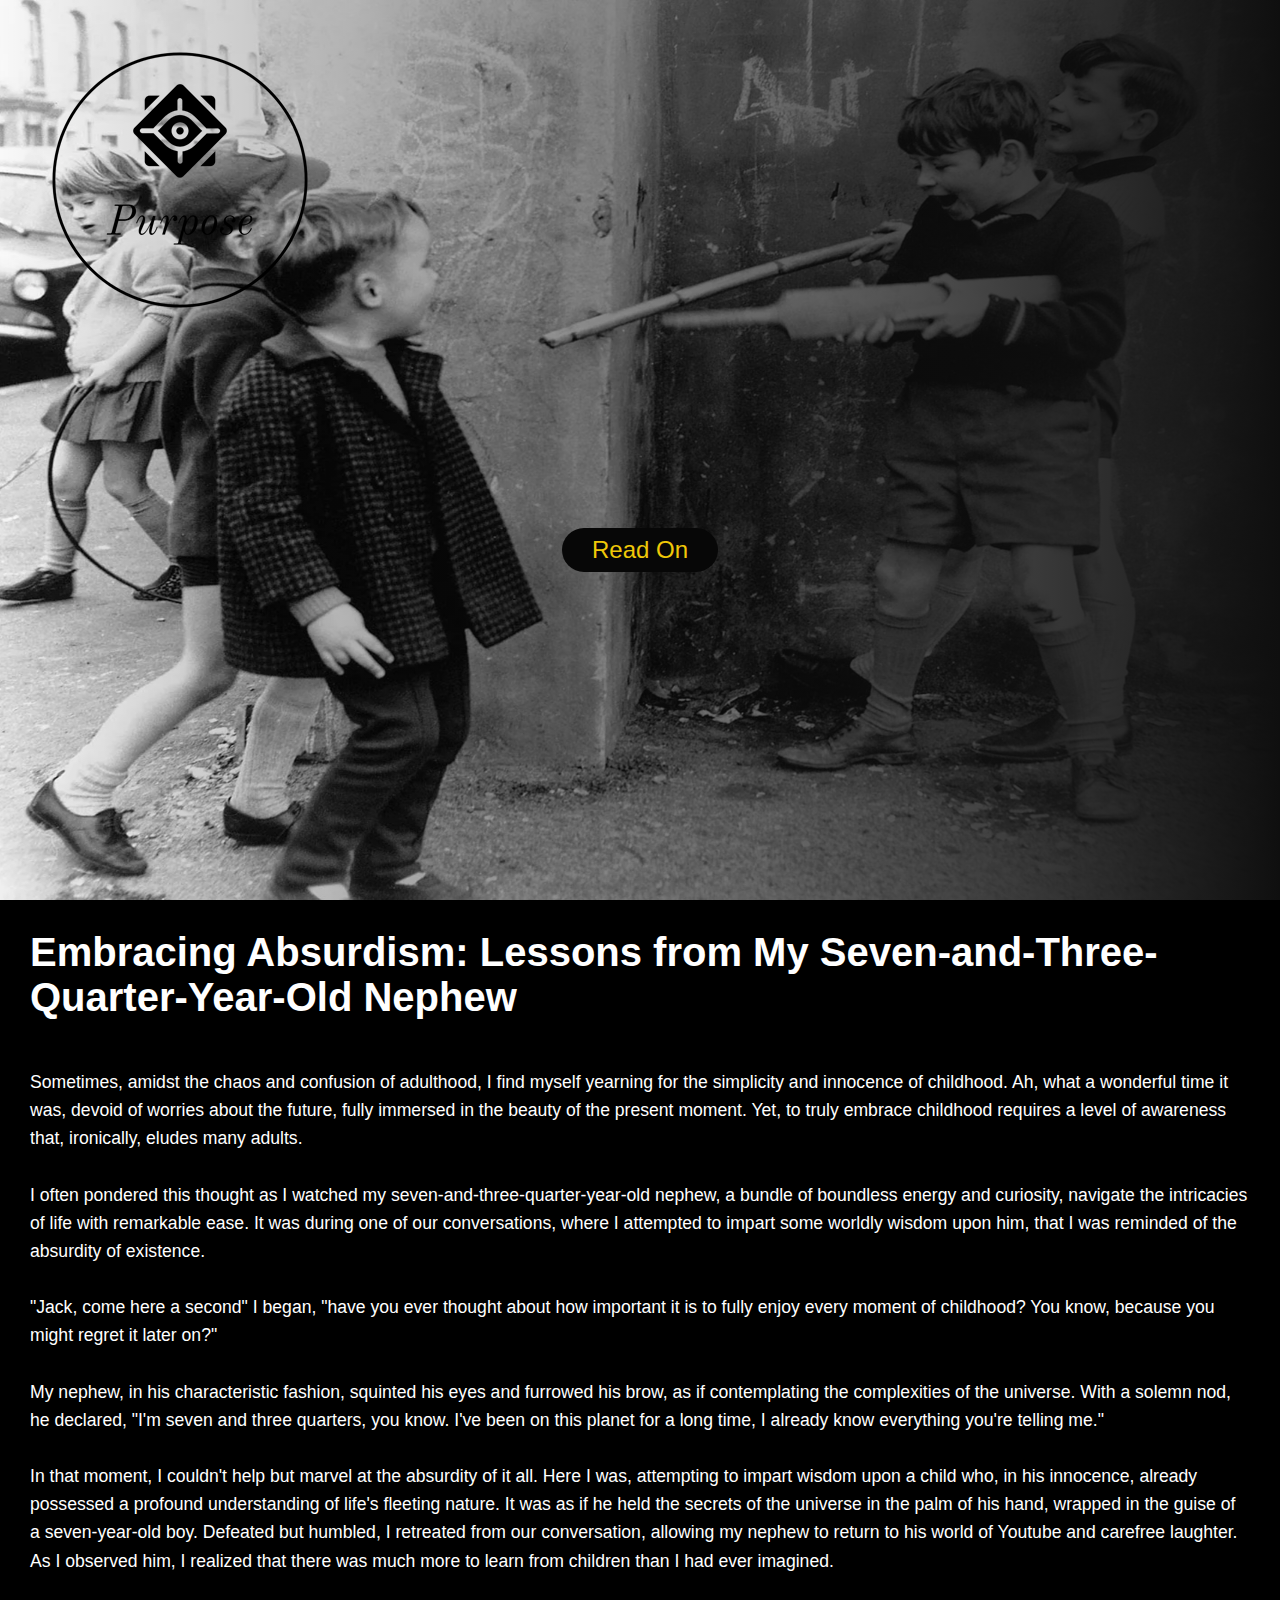
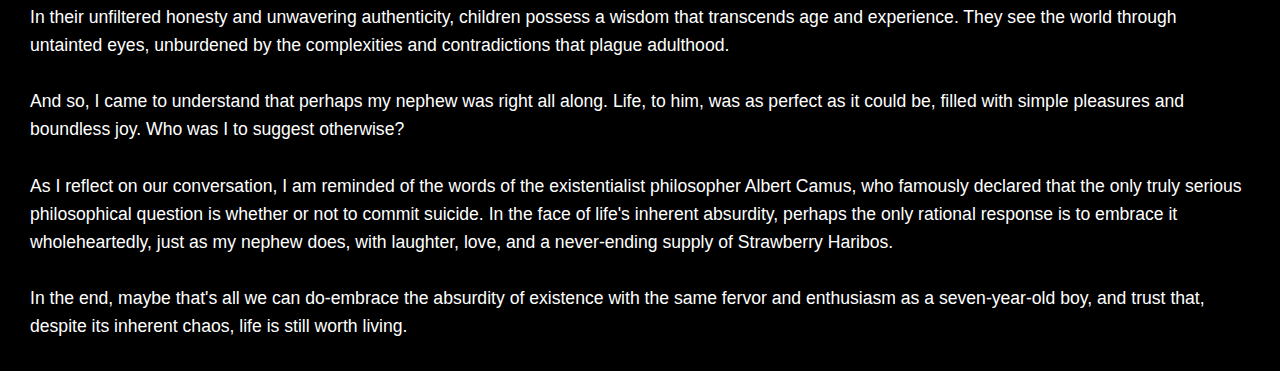
<file: Life_As_It_Was.html>
<!DOCTYPE html>
<html lang="en">
<head>
    <meta charset="UTF-8">
    <link rel="stylesheet" href="Styles/life-page.css">
    <meta http-equiv="X-UA-Compatible" content="IE=edge">
    <meta name="viewport" content="width=device-width, initial-scale=1.0">
	<link rel="icon" href="Images/favicon.ico" type="image/x-icon">
    <title>Life | Purpose</title>
</head>
	<body>
		<header>
		<a href="https://bannatyne0.github.io/Purpose-Blogs/" class ="logo">
		<img src="Images/Purpose-logo_black.png"></a>
		<ul class = "slide-in-menu">
			<li><a href='https://bannatyne0.github.io/Purpose-Blogs/'>Home</a></li>
			<li><a href="https://bannatyne0.github.io/Purpose-Blogs/blogs.html" class="active">Blogs</a></li>
			<li><a href="https://bannatyne0.github.io/Purpose-Blogs/books.html">Books</a></li>
		</ul>
		</header>
		<section>
			<img src="Images/The-Streets-Middle.png" id="middle_image"/>
			<h2 id="text">Nosce te ipsum</h2>
			<a href="#sec" id="btn">Read On</a>
			<img src="Images/The-Streets-Main.png" id="main_image"/>
		</section>
		<div class="sec" id="sec">
			<h2>Embracing Absurdism: Lessons from My Seven-and-Three-Quarter-Year-Old Nephew</h2>
			<p><br>Sometimes, amidst the chaos and confusion of adulthood, I find myself yearning for the simplicity and innocence of childhood. Ah, what a wonderful time it was, 
			devoid of worries about the future, fully immersed in the beauty of the present moment. Yet, to truly embrace childhood requires a level of awareness that, ironically, 
			eludes many adults. <br></br>
			I often pondered this thought as I watched my seven-and-three-quarter-year-old nephew, a bundle of boundless energy and curiosity, navigate the intricacies of life with remarkable 
			ease. It was during one of our conversations, where I attempted to impart some worldly wisdom upon him, that I was reminded of the absurdity of existence.<br></br>
			"Jack, come here a second" I began, "have you ever thought about how important it is to fully enjoy every moment of childhood? You know, because you might regret it later on?"<br></br>
			My nephew, in his characteristic fashion, squinted his eyes and furrowed his brow, as if contemplating the complexities of the universe. With a solemn nod, he declared, "I'm seven 
			and three quarters, you know. I've been on this planet for a long time, I already know everything you're telling me."<br></br>
			In that moment, I couldn't help but marvel at the absurdity of it all. Here I was, attempting to impart wisdom upon a child who, in his innocence, already possessed a profound 
			understanding of life's fleeting nature. It was as if he held the secrets of the universe in the palm of his hand, wrapped in the guise of a seven-year-old boy.
			Defeated but humbled, I retreated from our conversation, allowing my nephew to return to his world of Youtube and carefree laughter. As I observed him, I realized that there was 
			much more to learn from children than I had ever imagined.<br></br>
			In their unfiltered honesty and unwavering authenticity, children possess a wisdom that transcends age and experience. They see the world through untainted eyes, unburdened by the 
			complexities and contradictions that plague adulthood.<br></br>
			And so, I came to understand that perhaps my nephew was right all along. Life, to him, was as perfect as it could be, filled with simple pleasures and boundless joy. Who was I to 
			suggest otherwise?<br></br>
			As I reflect on our conversation, I am reminded of the words of the existentialist philosopher Albert Camus, who famously declared that the only truly serious philosophical question 
			is whether or not to commit suicide. In the face of life's inherent absurdity, perhaps the only rational response is to embrace it wholeheartedly, just as my nephew does, with laughter,
			love, and a never-ending supply of Strawberry Haribos.<br></br>
			In the end, maybe that's all we can do-embrace the absurdity of existence with the same fervor and enthusiasm as a seven-year-old boy, and trust that, despite its inherent chaos, 
			life is still worth living.</p>
		</div>
		<script src="JavaScript/word-slider.js"></script>
	</body>
</html>
</file>
<file: Styles/life-page.css>
@import url ('https://fonts.googleapies.com/css?family=Poppins:,300,400,500,600,700,800,900&display=swap');
*
{	
	margin: 0;
	padding:0;
	box-sizing: border-box;
	font-family: 'Poppins', sans-serif;
	scroll-behavior: smooth;
}

body
{
	min-height: 200vh;
	overflow-x: hidden;
	background: #000
}

header 
{
    position: absolute;
    top: 0;
    right: 0;
    width: 100%;
    display: flex;
    justify-content: space-between;
    align-items: center;
    z-index: 10000;
}

header .logo 
{
    color: #fff;
    font-weight: 700;
    text-decoration: none;
    font-size: 2em;
    text-transform: uppercase;
    letter-spacing: 2px;
    margin-right: 20px;
}

header ul 
{
    display: flex;
    justify-content: flex-end;
    align-items: center;
    margin-top: -150px;
    margin-right: 20px;
}

header ul li 
{
    list-style: none;
    margin-left: 20px;
}
header ul li a
{
	text-decoration: none;
	padding: 6px 15px;
	color: #f0c808;
	border-radius: 20px;
}


.slide-in-menu li /* Slide in Menu - https://www.w3schools.com/w3css/w3css_animate.asp - Accessed: 05/04/2024 */
{
    opacity: 0;
    transform: translateX(-100%);
    animation: slideIn 1s forwards;
    animation-delay: calc(0.2s * var(--index));
}

@keyframes slideIn /* Fade slide in - https://www.w3schools.com/cssref/css3_pr_animation-keyframes.php - Accessed: 05/04/3034 */
{
    to {
        opacity: 1;
        transform: translateX(0);
    }
}

header ul li a:hover, /* Hover effect - https://www.w3schools.com/cssref/sel_hover.php - Accessed: 10/03/2024 */
header ul li a.active
{
    border: 2px solid #E2D8CC; 
    color: #f0c808;
    padding: 4px 14px;
    border-radius: 20px;
}

section 
{
	position: relative;
	width: 100%;
	height: 100vh;
	display:flex;
	justify-content: center;
	align-items: center;
}

section::before /* Gradient overlay on image */
{
	content: '';
	position: absolute;
	bottom: 0;
	width: 100%;
	height: 100%;
	background: linear-gradient( to left, #0f0f0f,transparent); /* Going from dark to light, starting at the left */
	z-index: 1000;
}

section img#main_image
{
	position: absolute;
	top: 0px;
	left: 0px;
	height: 100%;
	width: 100%;
	object-fit: cover;
	z-index: 100;
}

section img#middle_image
{
	position: absolute;
	top: 0px;
	left: 0px;
	height: 100%;
	width: 100%;
	object-fit: cover;
	z-index: 10;
}


#text 
{
	position: absolute;
	top: 200px;
	right: -500px;
	color: white;
	white-space: nowrap;
	font-size: 7.5vw;
	z-index: 10;
}

#btn
{
	text-decoration: none;
	display: inline-block;
	padding: 8px 30px;
	border-radius: 40px;
	background: #070707;
	color: #f0c808;
	font-size: 1.5em;
	z-index: 1000;
	transform: translateY(100px);
}

.sec 
{
    position: relative;
    padding: 30px;
    background: #000;
}

.sec h2 
{
    font-size: 2.5em;
    margin-bottom: 20px;
    color: #ffffff;
    font-family: 'Poppins', sans-serif;
}

.sec p 
{
    font-size: 1.1em;
    color: #ffffff;
    line-height: 1.6;
    font-family: 'Poppins', sans-serif;
}
</file>
